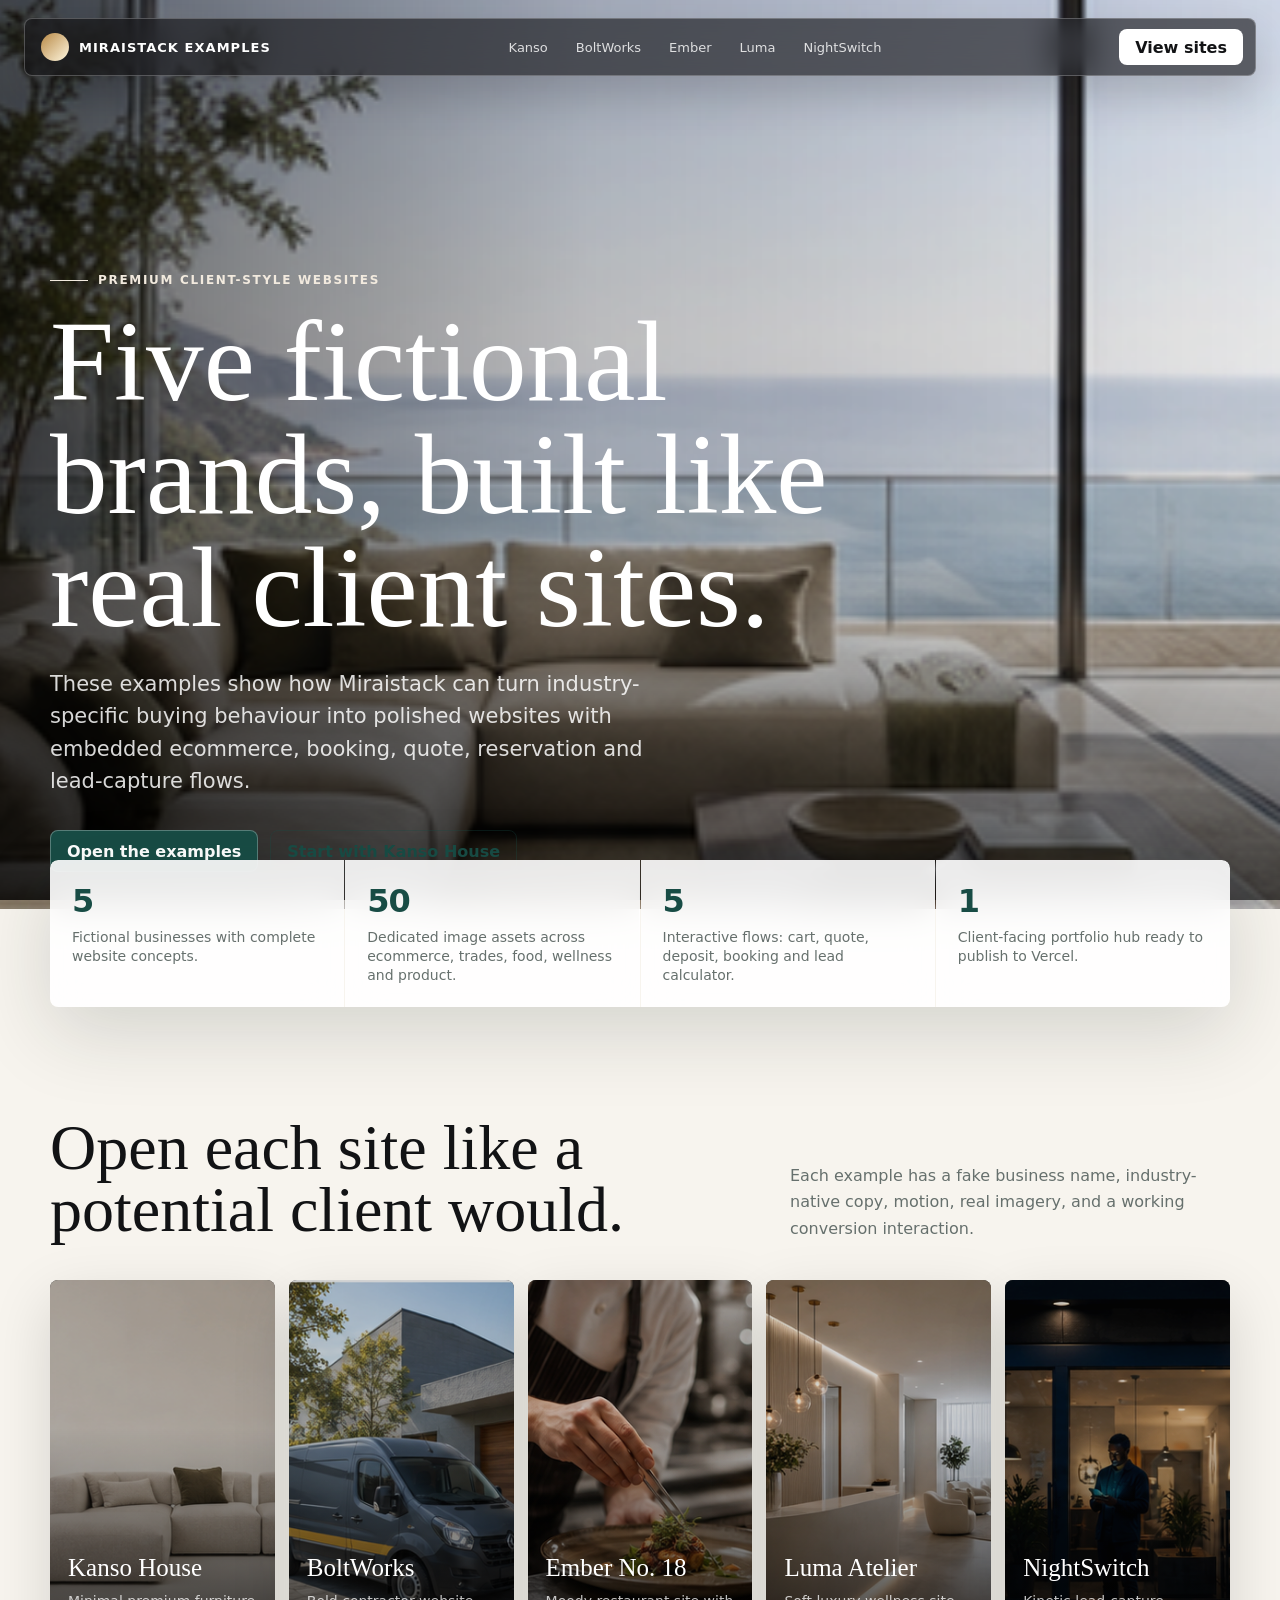
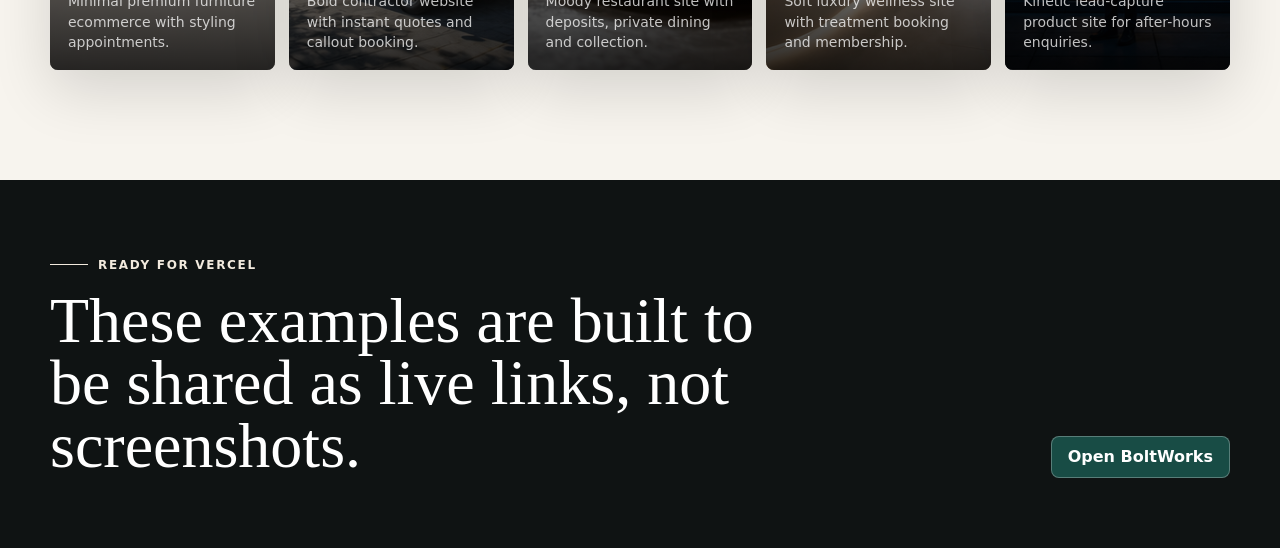
<file: index.html>
<!doctype html>
<html lang="en">
  <head>
    <meta charset="UTF-8" />
    <meta name="viewport" content="width=device-width, initial-scale=1.0" />
    <title>Miraistack Client Website Examples</title>
    <meta name="description" content="Five premium fictional client websites built as industry examples for ecommerce, booking, quotes, reservations, and lead capture." />
    <link rel="stylesheet" href="/styles.css" />
  </head>
  <body>
    <div class="site-shell">
      <nav class="nav">
        <a class="brand" href="/"><span class="brand-mark"></span> Miraistack Examples</a>
        <div class="nav-links">
          <a href="https://github.com/NhlanhlaNgcobo/kanso-house" target="_blank" rel="noopener">Kanso</a>
          <a href="https://github.com/NhlanhlaNgcobo/boltworks" target="_blank" rel="noopener">BoltWorks</a>
          <a href="https://github.com/NhlanhlaNgcobo/ember-no-18" target="_blank" rel="noopener">Ember</a>
          <a href="https://github.com/NhlanhlaNgcobo/luma-atelier" target="_blank" rel="noopener">Luma</a>
          <a href="https://github.com/NhlanhlaNgcobo/nightswitch" target="_blank" rel="noopener">NightSwitch</a>
        </div>
        <a class="nav-cta" href="#examples">View sites</a>
      </nav>

      <section class="hero hub-hero">
        <img src="/assets/furniture-asset-01.png" alt="Premium ecommerce website example preview" />
        <div class="hero-inner reveal">
          <span class="eyebrow">Premium client-style websites</span>
          <h1>Five fictional brands, built like real client sites.</h1>
          <p class="hero-copy">These examples show how Miraistack can turn industry-specific buying behaviour into polished websites with embedded ecommerce, booking, quote, reservation and lead-capture flows.</p>
          <div class="hero-actions">
            <a class="btn" href="#examples">Open the examples</a>
            <a class="btn secondary" href="https://github.com/NhlanhlaNgcobo/kanso-house" target="_blank" rel="noopener">Start with Kanso House</a>
          </div>
        </div>
      </section>

      <div class="metrics-strip reveal">
        <div class="metric"><strong>5</strong><span>Fictional businesses with complete website concepts.</span></div>
        <div class="metric"><strong>50</strong><span>Dedicated image assets across ecommerce, trades, food, wellness and product.</span></div>
        <div class="metric"><strong>5</strong><span>Interactive flows: cart, quote, deposit, booking and lead calculator.</span></div>
        <div class="metric"><strong>1</strong><span>Client-facing portfolio hub ready to publish to Vercel.</span></div>
      </div>

      <main>
        <section class="section" id="examples">
          <div class="section-head reveal">
            <h2>Open each site like a potential client would.</h2>
            <p>Each example has a fake business name, industry-native copy, motion, real imagery, and a working conversion interaction.</p>
          </div>
          <div class="portfolio-list">
            <a class="portfolio-tile reveal" href="https://github.com/NhlanhlaNgcobo/kanso-house" target="_blank" rel="noopener">
              <img src="/assets/furniture-asset-02.png" alt="Kanso House furniture website" />
              <div><h3>Kanso House</h3><p>Minimal premium furniture ecommerce with styling appointments.</p></div>
            </a>
            <a class="portfolio-tile reveal" href="https://github.com/NhlanhlaNgcobo/boltworks" target="_blank" rel="noopener">
              <img src="/assets/trades-asset-01.png" alt="BoltWorks trades website" />
              <div><h3>BoltWorks</h3><p>Bold contractor website with instant quotes and callout booking.</p></div>
            </a>
            <a class="portfolio-tile reveal" href="https://github.com/NhlanhlaNgcobo/ember-no-18" target="_blank" rel="noopener">
              <img src="/assets/restaurant-asset-03.png" alt="Ember restaurant website" />
              <div><h3>Ember No. 18</h3><p>Moody restaurant site with deposits, private dining and collection.</p></div>
            </a>
            <a class="portfolio-tile reveal" href="https://github.com/NhlanhlaNgcobo/luma-atelier" target="_blank" rel="noopener">
              <img src="/assets/wellness-asset-01.png" alt="Luma Atelier wellness website" />
              <div><h3>Luma Atelier</h3><p>Soft luxury wellness site with treatment booking and membership.</p></div>
            </a>
            <a class="portfolio-tile reveal" href="https://github.com/NhlanhlaNgcobo/nightswitch" target="_blank" rel="noopener">
              <img src="/assets/lead-recovery-asset-06.png" alt="NightSwitch product website" />
              <div><h3>NightSwitch</h3><p>Kinetic lead-capture product site for after-hours enquiries.</p></div>
            </a>
          </div>
        </section>
      </main>

      <footer class="footer">
        <div class="footer-inner">
          <div>
            <span class="eyebrow">Ready for Vercel</span>
            <h2>These examples are built to be shared as live links, not screenshots.</h2>
          </div>
          <a class="btn" href="https://github.com/NhlanhlaNgcobo/boltworks" target="_blank" rel="noopener">Open BoltWorks</a>
        </div>
      </footer>
    </div>
    <script src="/script.js"></script>
  </body>
</html>
</file>
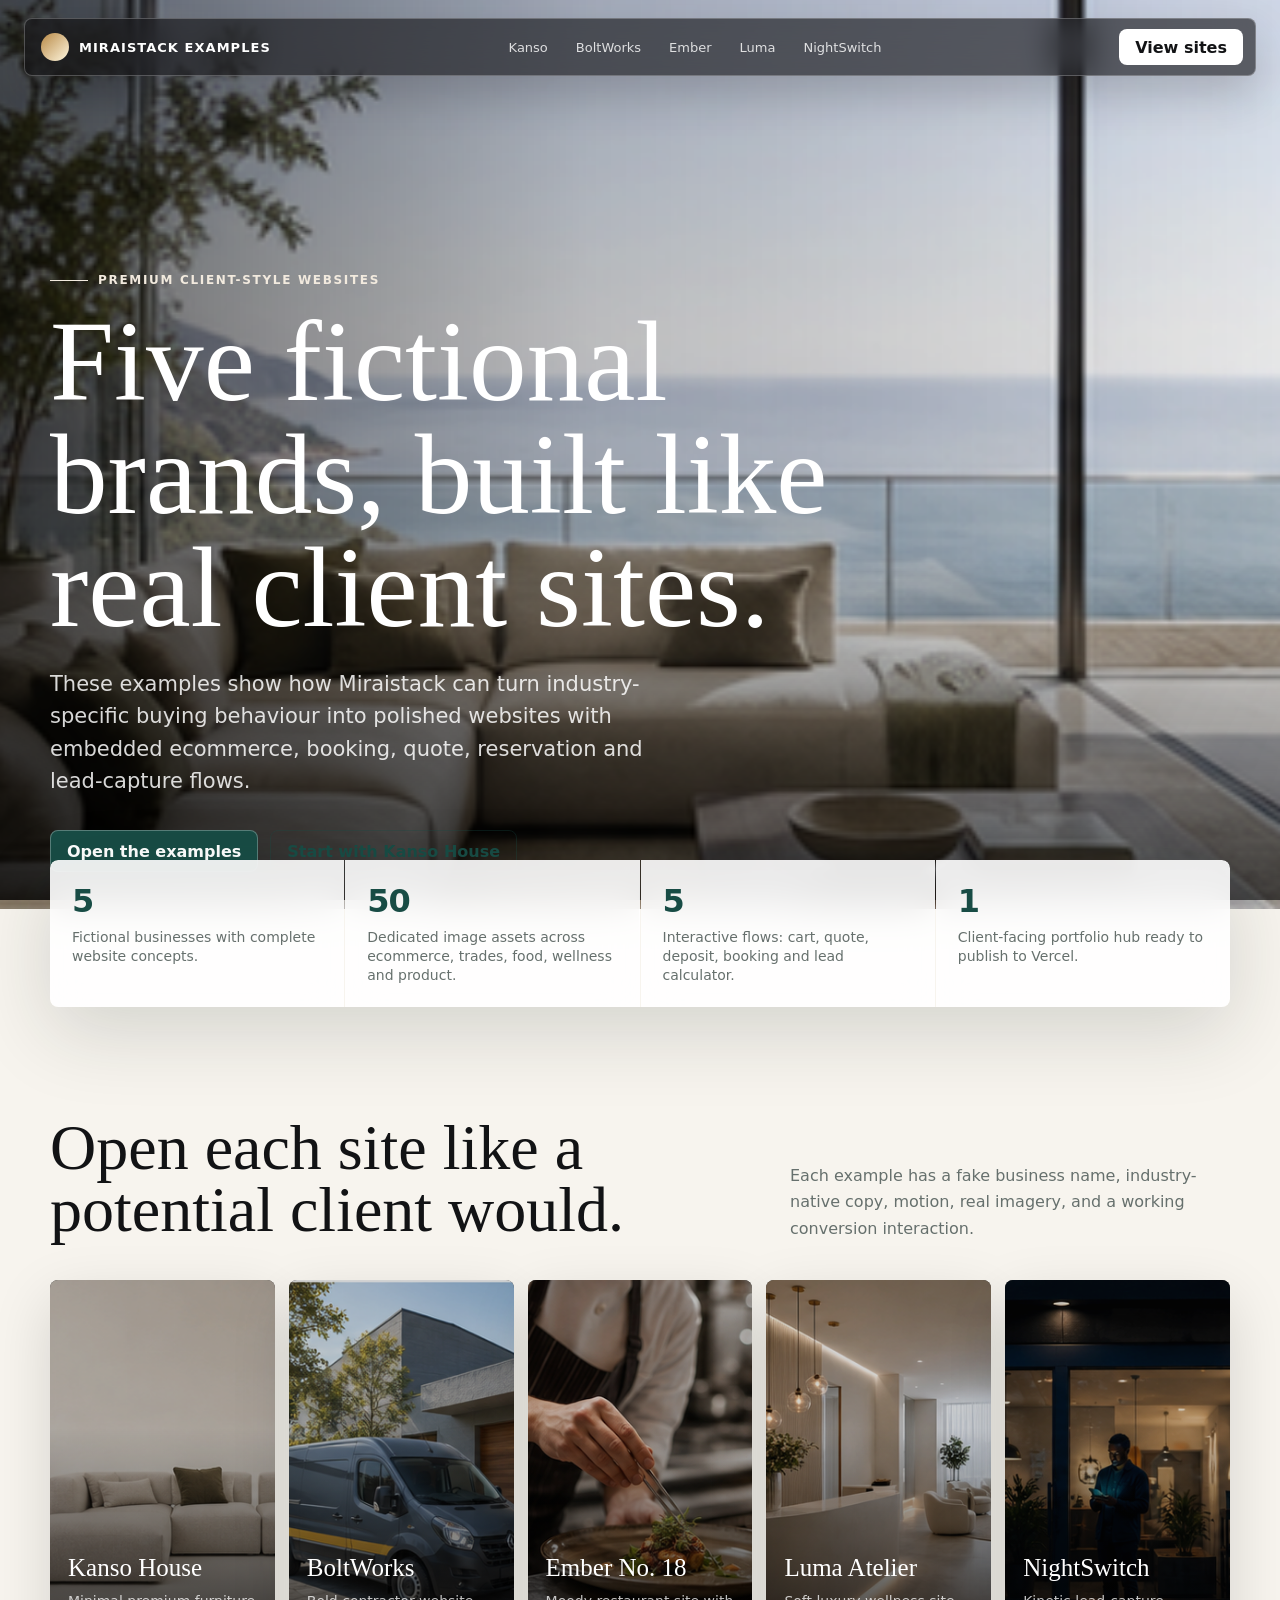
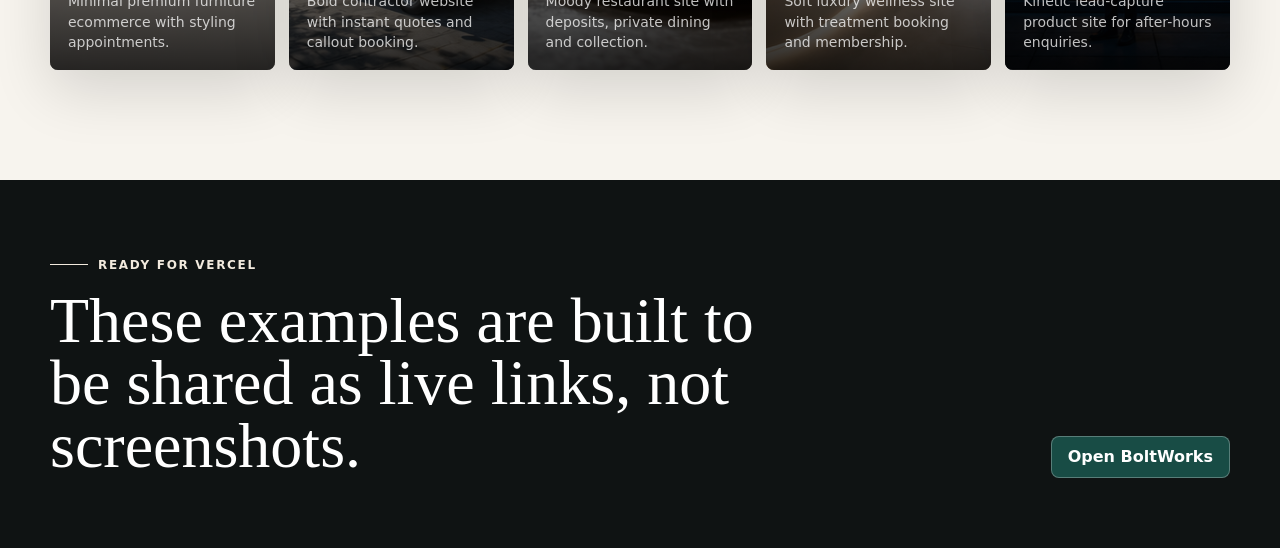
<file: portfolio-sites/index.html>
<!doctype html>
<html lang="en">
  <head>
    <meta charset="UTF-8" />
    <meta name="viewport" content="width=device-width, initial-scale=1.0" />
    <title>Miraistack Client Website Examples</title>
    <meta name="description" content="Five premium fictional client websites built as industry examples for ecommerce, booking, quotes, reservations, and lead capture." />
    <link rel="stylesheet" href="/portfolio-sites/styles.css" />
  </head>
  <body>
    <div class="site-shell">
      <nav class="nav">
        <a class="brand" href="/"><span class="brand-mark"></span> Miraistack Examples</a>
        <div class="nav-links">
          <a href="/kanso-house">Kanso</a>
          <a href="/boltworks">BoltWorks</a>
          <a href="/ember-no-18">Ember</a>
          <a href="/luma-atelier">Luma</a>
          <a href="/nightswitch">NightSwitch</a>
        </div>
        <a class="nav-cta" href="#examples">View sites</a>
      </nav>

      <section class="hero hub-hero">
        <img src="/assets/portfolio-images/furniture/furniture-asset-01.png" alt="Premium ecommerce website example preview" />
        <div class="hero-inner reveal">
          <span class="eyebrow">Premium client-style websites</span>
          <h1>Five fictional brands, built like real client sites.</h1>
          <p class="hero-copy">These examples show how Miraistack can turn industry-specific buying behaviour into polished websites with embedded ecommerce, booking, quote, reservation and lead-capture flows.</p>
          <div class="hero-actions">
            <a class="btn" href="#examples">Open the examples</a>
            <a class="btn secondary" href="/kanso-house">Start with Kanso House</a>
          </div>
        </div>
      </section>

      <div class="metrics-strip reveal">
        <div class="metric"><strong>5</strong><span>Fictional businesses with complete website concepts.</span></div>
        <div class="metric"><strong>50</strong><span>Dedicated image assets across ecommerce, trades, food, wellness and product.</span></div>
        <div class="metric"><strong>5</strong><span>Interactive flows: cart, quote, deposit, booking and lead calculator.</span></div>
        <div class="metric"><strong>1</strong><span>Client-facing portfolio hub ready to publish to Vercel.</span></div>
      </div>

      <main>
        <section class="section" id="examples">
          <div class="section-head reveal">
            <h2>Open each site like a potential client would.</h2>
            <p>Each example has a fake business name, industry-native copy, motion, real imagery, and a working conversion interaction.</p>
          </div>
          <div class="portfolio-list">
            <a class="portfolio-tile reveal" href="/kanso-house">
              <img src="/assets/portfolio-images/furniture/furniture-asset-02.png" alt="Kanso House furniture website" />
              <div><h3>Kanso House</h3><p>Minimal premium furniture ecommerce with styling appointments.</p></div>
            </a>
            <a class="portfolio-tile reveal" href="/boltworks">
              <img src="/assets/portfolio-images/trades/trades-asset-01.png" alt="BoltWorks trades website" />
              <div><h3>BoltWorks</h3><p>Bold contractor website with instant quotes and callout booking.</p></div>
            </a>
            <a class="portfolio-tile reveal" href="/ember-no-18">
              <img src="/assets/portfolio-images/restaurant/restaurant-asset-03.png" alt="Ember restaurant website" />
              <div><h3>Ember No. 18</h3><p>Moody restaurant site with deposits, private dining and collection.</p></div>
            </a>
            <a class="portfolio-tile reveal" href="/luma-atelier">
              <img src="/assets/portfolio-images/wellness/wellness-asset-01.png" alt="Luma Atelier wellness website" />
              <div><h3>Luma Atelier</h3><p>Soft luxury wellness site with treatment booking and membership.</p></div>
            </a>
            <a class="portfolio-tile reveal" href="/nightswitch">
              <img src="/assets/portfolio-images/lead-recovery/lead-recovery-asset-06.png" alt="NightSwitch product website" />
              <div><h3>NightSwitch</h3><p>Kinetic lead-capture product site for after-hours enquiries.</p></div>
            </a>
          </div>
        </section>
      </main>

      <footer class="footer">
        <div class="footer-inner">
          <div>
            <span class="eyebrow">Ready for Vercel</span>
            <h2>These examples are built to be shared as live links, not screenshots.</h2>
          </div>
          <a class="btn" href="/boltworks">Open BoltWorks</a>
        </div>
      </footer>
    </div>
    <script src="/portfolio-sites/script.js"></script>
  </body>
</html>
</file>
<file: styles.css>
:root {
  --ink: #121315;
  --muted: #66706d;
  --line: rgba(18, 19, 21, 0.12);
  --paper: #f7f4ee;
  --panel: rgba(255, 255, 255, 0.72);
  --white: #fff;
  --accent: #184c45;
  --accent-2: #b88946;
  --soft: #e9e3d8;
  --shadow: 0 24px 80px rgba(24, 35, 32, 0.16);
  --radius: 8px;
  --font-display: "Georgia", "Times New Roman", serif;
  --font-body: Inter, ui-sans-serif, system-ui, -apple-system, BlinkMacSystemFont, "Segoe UI", sans-serif;
}

* {
  box-sizing: border-box;
}

html {
  scroll-behavior: smooth;
}

body {
  margin: 0;
  background: var(--paper);
  color: var(--ink);
  font-family: var(--font-body);
  letter-spacing: 0;
}

body.furniture {
  --accent: #473a2c;
  --accent-2: #9a6a35;
  --paper: #f5f0e8;
}

body.trades {
  --accent: #142d3c;
  --accent-2: #d1a11f;
  --paper: #f2f5f5;
}

body.restaurant {
  --accent: #17352c;
  --accent-2: #b98743;
  --paper: #f3eee6;
}

body.wellness {
  --accent: #52685e;
  --accent-2: #b69076;
  --paper: #f7f3ee;
}

body.leads {
  --accent: #173b54;
  --accent-2: #2d7d6b;
  --paper: #f5f7f8;
}

a {
  color: inherit;
  text-decoration: none;
}

img {
  display: block;
  max-width: 100%;
}

button,
input,
select,
textarea {
  font: inherit;
}

.site-shell {
  min-height: 100vh;
  overflow: hidden;
}

.nav {
  position: fixed;
  inset: 18px 24px auto;
  z-index: 20;
  display: flex;
  align-items: center;
  justify-content: space-between;
  gap: 16px;
  padding: 10px 12px 10px 16px;
  border: 1px solid rgba(255, 255, 255, 0.24);
  border-radius: var(--radius);
  background: rgba(18, 19, 21, 0.62);
  color: white;
  backdrop-filter: blur(18px);
  box-shadow: 0 18px 44px rgba(0, 0, 0, 0.18);
}

.brand {
  display: flex;
  align-items: center;
  gap: 10px;
  min-width: 0;
  font-size: 13px;
  font-weight: 700;
  letter-spacing: 0.08em;
  text-transform: uppercase;
}

.brand-mark {
  width: 28px;
  height: 28px;
  border-radius: 50%;
  background: linear-gradient(135deg, var(--accent-2), #fff7df);
}

.nav-links {
  display: flex;
  align-items: center;
  gap: 8px;
  font-size: 13px;
}

.nav-links a {
  padding: 9px 10px;
  border-radius: var(--radius);
  color: rgba(255, 255, 255, 0.82);
}

.nav-links a:hover,
.nav-links a.active {
  background: rgba(255, 255, 255, 0.13);
  color: white;
}

.nav-cta,
.btn {
  display: inline-flex;
  align-items: center;
  justify-content: center;
  gap: 8px;
  min-height: 42px;
  padding: 0 16px;
  border: 1px solid rgba(255, 255, 255, 0.28);
  border-radius: var(--radius);
  background: var(--accent);
  color: white;
  font-weight: 720;
  cursor: pointer;
  transition: transform 180ms ease, box-shadow 180ms ease, background 180ms ease;
}

.nav-cta {
  min-height: 36px;
  background: white;
  color: var(--ink);
  border: 0;
}

.btn:hover,
.nav-cta:hover {
  transform: translateY(-2px);
  box-shadow: 0 16px 34px rgba(0, 0, 0, 0.18);
}

.btn.secondary {
  background: transparent;
  color: var(--accent);
  border-color: color-mix(in srgb, var(--accent) 30%, transparent);
}

.btn.dark {
  background: #101415;
}

.hero {
  position: relative;
  min-height: 96vh;
  display: grid;
  align-items: end;
  padding: 130px 24px 28px;
  isolation: isolate;
}

.hero::after {
  content: "";
  position: absolute;
  inset: 0;
  z-index: -1;
  background:
    linear-gradient(90deg, rgba(0, 0, 0, 0.58), rgba(0, 0, 0, 0.22) 46%, rgba(0, 0, 0, 0.04)),
    linear-gradient(0deg, rgba(0, 0, 0, 0.58), transparent 38%);
}

.hero > img {
  position: absolute;
  inset: 0;
  z-index: -2;
  width: 100%;
  height: 100%;
  object-fit: cover;
  transform: scale(1.02);
  animation: settle 1600ms cubic-bezier(.2,.8,.2,1) both;
}

@keyframes settle {
  from {
    transform: scale(1.08);
    filter: saturate(0.86);
  }
  to {
    transform: scale(1.02);
    filter: saturate(1);
  }
}

.hero-inner {
  width: min(1180px, 100%);
  margin: 0 auto;
  color: white;
}

.eyebrow {
  display: inline-flex;
  align-items: center;
  gap: 10px;
  margin-bottom: 18px;
  color: color-mix(in srgb, white 82%, var(--accent-2));
  font-size: 12px;
  font-weight: 760;
  letter-spacing: 0.14em;
  text-transform: uppercase;
}

.eyebrow::before {
  content: "";
  width: 38px;
  height: 1px;
  background: currentColor;
}

h1,
h2,
h3 {
  margin: 0;
  line-height: 0.98;
  font-family: var(--font-display);
  font-weight: 520;
}

h1 {
  max-width: 840px;
  font-size: clamp(54px, 9vw, 124px);
}

h2 {
  max-width: 780px;
  font-size: clamp(38px, 5vw, 74px);
}

h3 {
  font-size: 26px;
  line-height: 1.05;
}

.hero-copy {
  max-width: 620px;
  margin: 24px 0 0;
  color: rgba(255, 255, 255, 0.84);
  font-size: clamp(17px, 2vw, 21px);
  line-height: 1.55;
}

.hero-actions {
  display: flex;
  flex-wrap: wrap;
  gap: 12px;
  margin-top: 32px;
}

.metrics-strip {
  display: grid;
  grid-template-columns: repeat(4, 1fr);
  gap: 1px;
  width: min(1180px, calc(100% - 48px));
  margin: -40px auto 0;
  position: relative;
  z-index: 2;
  border-radius: var(--radius);
  overflow: hidden;
  box-shadow: var(--shadow);
}

.metric {
  min-height: 130px;
  padding: 22px;
  background: rgba(255, 255, 255, 0.9);
  backdrop-filter: blur(18px);
}

.metric strong {
  display: block;
  font-size: 32px;
  color: var(--accent);
  letter-spacing: -0.03em;
}

.metric span {
  display: block;
  margin-top: 8px;
  color: var(--muted);
  line-height: 1.35;
  font-size: 14px;
}

main {
  position: relative;
}

.section {
  width: min(1180px, calc(100% - 48px));
  margin: 0 auto;
  padding: 110px 0;
}

.section.tight {
  padding: 70px 0;
}

.section-head {
  display: flex;
  justify-content: space-between;
  align-items: end;
  gap: 28px;
  margin-bottom: 34px;
}

.section-head p {
  max-width: 440px;
  margin: 0;
  color: var(--muted);
  line-height: 1.65;
}

.grid {
  display: grid;
  gap: 18px;
}

.grid.two {
  grid-template-columns: 1.1fr 0.9fr;
}

.grid.three {
  grid-template-columns: repeat(3, 1fr);
}

.grid.four {
  grid-template-columns: repeat(4, 1fr);
}

.card {
  border: 1px solid var(--line);
  border-radius: var(--radius);
  background: rgba(255, 255, 255, 0.64);
  box-shadow: 0 10px 42px rgba(20, 28, 25, 0.07);
  overflow: hidden;
}

.card.pad {
  padding: 24px;
}

.image-card {
  position: relative;
  min-height: 360px;
  overflow: hidden;
}

.image-card img {
  width: 100%;
  height: 100%;
  min-height: inherit;
  object-fit: cover;
  transition: transform 700ms ease;
}

.image-card:hover img {
  transform: scale(1.045);
}

.image-label {
  position: absolute;
  left: 16px;
  bottom: 16px;
  padding: 10px 12px;
  border-radius: var(--radius);
  background: rgba(255, 255, 255, 0.86);
  color: var(--ink);
  font-size: 13px;
  font-weight: 760;
  box-shadow: 0 12px 28px rgba(0, 0, 0, 0.16);
}

.product-grid {
  display: grid;
  grid-template-columns: repeat(3, 1fr);
  gap: 18px;
}

.product {
  display: grid;
  grid-template-rows: 250px auto;
}

.product img {
  width: 100%;
  height: 250px;
  object-fit: cover;
}

.product-body {
  padding: 18px;
}

.product-top {
  display: flex;
  justify-content: space-between;
  gap: 12px;
  margin-bottom: 10px;
}

.price {
  font-weight: 800;
  color: var(--accent);
}

.muted {
  color: var(--muted);
}

.small {
  font-size: 13px;
  line-height: 1.45;
}

.feature-list {
  display: grid;
  gap: 12px;
  margin: 18px 0 0;
  padding: 0;
  list-style: none;
}

.feature-list li {
  display: flex;
  gap: 10px;
  align-items: flex-start;
  color: #333a37;
  line-height: 1.45;
}

.feature-list li::before {
  content: "";
  flex: 0 0 8px;
  height: 8px;
  margin-top: 8px;
  border-radius: 50%;
  background: var(--accent-2);
}

.panel {
  padding: 28px;
  border-radius: var(--radius);
  background: #111716;
  color: white;
  box-shadow: var(--shadow);
}

.panel p,
.panel .muted {
  color: rgba(255, 255, 255, 0.72);
}

.form-grid {
  display: grid;
  grid-template-columns: repeat(2, minmax(0, 1fr));
  gap: 12px;
}

.field {
  display: grid;
  gap: 7px;
}

.field.full {
  grid-column: 1 / -1;
}

label {
  color: var(--muted);
  font-size: 12px;
  font-weight: 760;
  letter-spacing: 0.08em;
  text-transform: uppercase;
}

input,
select,
textarea {
  width: 100%;
  min-height: 46px;
  padding: 10px 12px;
  border: 1px solid var(--line);
  border-radius: var(--radius);
  background: rgba(255, 255, 255, 0.78);
  color: var(--ink);
  outline: none;
}

textarea {
  min-height: 100px;
  resize: vertical;
}

input:focus,
select:focus,
textarea:focus {
  border-color: color-mix(in srgb, var(--accent) 55%, transparent);
  box-shadow: 0 0 0 4px color-mix(in srgb, var(--accent) 12%, transparent);
}

.quote-result {
  display: grid;
  gap: 10px;
  margin-top: 18px;
  padding: 18px;
  border-radius: var(--radius);
  background: color-mix(in srgb, var(--accent) 9%, white);
  border: 1px solid color-mix(in srgb, var(--accent) 20%, transparent);
}

.quote-result strong {
  font-size: 30px;
  color: var(--accent);
}

.timeline {
  display: grid;
  grid-template-columns: repeat(4, 1fr);
  gap: 1px;
  border-radius: var(--radius);
  overflow: hidden;
}

.step {
  min-height: 210px;
  padding: 22px;
  background: rgba(255, 255, 255, 0.68);
  border: 1px solid var(--line);
}

.step .num {
  display: inline-grid;
  place-items: center;
  width: 34px;
  height: 34px;
  margin-bottom: 24px;
  border-radius: 50%;
  background: var(--accent);
  color: white;
  font-weight: 800;
}

.booking-card {
  position: sticky;
  top: 100px;
}

.floating-dashboard {
  display: grid;
  gap: 14px;
}

.dash-row {
  display: grid;
  grid-template-columns: 1fr auto;
  align-items: center;
  gap: 16px;
  padding: 14px;
  border: 1px solid rgba(255, 255, 255, 0.14);
  border-radius: var(--radius);
  background: rgba(255, 255, 255, 0.06);
}

.bar {
  height: 9px;
  border-radius: 99px;
  background: rgba(255, 255, 255, 0.14);
  overflow: hidden;
}

.bar span {
  display: block;
  height: 100%;
  width: var(--w);
  background: linear-gradient(90deg, var(--accent-2), #fff1b8);
}

.marquee {
  display: flex;
  gap: 14px;
  width: max-content;
  animation: drift 34s linear infinite;
}

.marquee-wrap {
  overflow: hidden;
  padding: 26px 0;
  border-top: 1px solid var(--line);
  border-bottom: 1px solid var(--line);
}

.marquee span {
  padding: 10px 14px;
  border: 1px solid var(--line);
  border-radius: var(--radius);
  background: rgba(255, 255, 255, 0.5);
  color: var(--muted);
  white-space: nowrap;
}

@keyframes drift {
  to {
    transform: translateX(-50%);
  }
}

.reveal {
  opacity: 0;
  transform: translateY(24px);
  transition: opacity 700ms ease, transform 700ms ease;
}

.reveal.in {
  opacity: 1;
  transform: translateY(0);
}

.footer {
  padding: 70px 24px;
  background: #0f1313;
  color: white;
}

.footer-inner {
  width: min(1180px, 100%);
  margin: 0 auto;
  display: grid;
  grid-template-columns: 1fr auto;
  gap: 24px;
  align-items: end;
}

.footer h2 {
  max-width: 720px;
}

.hub-hero {
  min-height: 100vh;
}

.portfolio-list {
  display: grid;
  grid-template-columns: repeat(5, minmax(220px, 1fr));
  gap: 14px;
  margin-top: 38px;
}

.portfolio-tile {
  position: relative;
  min-height: 390px;
  display: flex;
  align-items: end;
  overflow: hidden;
  border-radius: var(--radius);
  background: #111;
  color: white;
  box-shadow: 0 20px 60px rgba(0, 0, 0, 0.14);
}

.portfolio-tile img {
  position: absolute;
  inset: 0;
  width: 100%;
  height: 100%;
  object-fit: cover;
  opacity: 0.82;
  transition: transform 800ms ease, opacity 800ms ease;
}

.portfolio-tile:hover img {
  opacity: 0.58;
  transform: scale(1.06);
}

.portfolio-tile div {
  position: relative;
  z-index: 1;
  padding: 18px;
}

.portfolio-tile::after {
  content: "";
  position: absolute;
  inset: 0;
  background: linear-gradient(0deg, rgba(0, 0, 0, 0.78), transparent 62%);
}

.portfolio-tile h3 {
  font-size: 25px;
}

.portfolio-tile p {
  margin: 10px 0 0;
  color: rgba(255, 255, 255, 0.75);
  line-height: 1.45;
  font-size: 14px;
}

@media (max-width: 980px) {
  .nav {
    inset: 12px;
  }

  .nav-links {
    display: none;
  }

  .metrics-strip,
  .grid.two,
  .grid.three,
  .grid.four,
  .product-grid,
  .timeline,
  .portfolio-list {
    grid-template-columns: 1fr;
  }

  .section,
  .metrics-strip {
    width: min(100% - 28px, 720px);
  }

  .section {
    padding: 70px 0;
  }

  .section-head,
  .footer-inner {
    display: grid;
  }

  .booking-card {
    position: static;
  }

  .hero {
    min-height: 92vh;
    padding: 112px 14px 24px;
  }

  h1 {
    font-size: clamp(46px, 15vw, 78px);
  }

  .form-grid {
    grid-template-columns: 1fr;
  }
}
</file>
<file: portfolio-sites/styles.css>
:root {
  --ink: #121315;
  --muted: #66706d;
  --line: rgba(18, 19, 21, 0.12);
  --paper: #f7f4ee;
  --panel: rgba(255, 255, 255, 0.72);
  --white: #fff;
  --accent: #184c45;
  --accent-2: #b88946;
  --soft: #e9e3d8;
  --shadow: 0 24px 80px rgba(24, 35, 32, 0.16);
  --radius: 8px;
  --font-display: "Georgia", "Times New Roman", serif;
  --font-body: Inter, ui-sans-serif, system-ui, -apple-system, BlinkMacSystemFont, "Segoe UI", sans-serif;
}

* {
  box-sizing: border-box;
}

html {
  scroll-behavior: smooth;
}

body {
  margin: 0;
  background: var(--paper);
  color: var(--ink);
  font-family: var(--font-body);
  letter-spacing: 0;
}

body.furniture {
  --accent: #473a2c;
  --accent-2: #9a6a35;
  --paper: #f5f0e8;
}

body.trades {
  --accent: #142d3c;
  --accent-2: #d1a11f;
  --paper: #f2f5f5;
}

body.restaurant {
  --accent: #17352c;
  --accent-2: #b98743;
  --paper: #f3eee6;
}

body.wellness {
  --accent: #52685e;
  --accent-2: #b69076;
  --paper: #f7f3ee;
}

body.leads {
  --accent: #173b54;
  --accent-2: #2d7d6b;
  --paper: #f5f7f8;
}

a {
  color: inherit;
  text-decoration: none;
}

img {
  display: block;
  max-width: 100%;
}

button,
input,
select,
textarea {
  font: inherit;
}

.site-shell {
  min-height: 100vh;
  overflow: hidden;
}

.nav {
  position: fixed;
  inset: 18px 24px auto;
  z-index: 20;
  display: flex;
  align-items: center;
  justify-content: space-between;
  gap: 16px;
  padding: 10px 12px 10px 16px;
  border: 1px solid rgba(255, 255, 255, 0.24);
  border-radius: var(--radius);
  background: rgba(18, 19, 21, 0.62);
  color: white;
  backdrop-filter: blur(18px);
  box-shadow: 0 18px 44px rgba(0, 0, 0, 0.18);
}

.brand {
  display: flex;
  align-items: center;
  gap: 10px;
  min-width: 0;
  font-size: 13px;
  font-weight: 700;
  letter-spacing: 0.08em;
  text-transform: uppercase;
}

.brand-mark {
  width: 28px;
  height: 28px;
  border-radius: 50%;
  background: linear-gradient(135deg, var(--accent-2), #fff7df);
}

.nav-links {
  display: flex;
  align-items: center;
  gap: 8px;
  font-size: 13px;
}

.nav-links a {
  padding: 9px 10px;
  border-radius: var(--radius);
  color: rgba(255, 255, 255, 0.82);
}

.nav-links a:hover,
.nav-links a.active {
  background: rgba(255, 255, 255, 0.13);
  color: white;
}

.nav-cta,
.btn {
  display: inline-flex;
  align-items: center;
  justify-content: center;
  gap: 8px;
  min-height: 42px;
  padding: 0 16px;
  border: 1px solid rgba(255, 255, 255, 0.28);
  border-radius: var(--radius);
  background: var(--accent);
  color: white;
  font-weight: 720;
  cursor: pointer;
  transition: transform 180ms ease, box-shadow 180ms ease, background 180ms ease;
}

.nav-cta {
  min-height: 36px;
  background: white;
  color: var(--ink);
  border: 0;
}

.btn:hover,
.nav-cta:hover {
  transform: translateY(-2px);
  box-shadow: 0 16px 34px rgba(0, 0, 0, 0.18);
}

.btn.secondary {
  background: transparent;
  color: var(--accent);
  border-color: color-mix(in srgb, var(--accent) 30%, transparent);
}

.btn.dark {
  background: #101415;
}

.hero {
  position: relative;
  min-height: 96vh;
  display: grid;
  align-items: end;
  padding: 130px 24px 28px;
  isolation: isolate;
}

.hero::after {
  content: "";
  position: absolute;
  inset: 0;
  z-index: -1;
  background:
    linear-gradient(90deg, rgba(0, 0, 0, 0.58), rgba(0, 0, 0, 0.22) 46%, rgba(0, 0, 0, 0.04)),
    linear-gradient(0deg, rgba(0, 0, 0, 0.58), transparent 38%);
}

.hero > img {
  position: absolute;
  inset: 0;
  z-index: -2;
  width: 100%;
  height: 100%;
  object-fit: cover;
  transform: scale(1.02);
  animation: settle 1600ms cubic-bezier(.2,.8,.2,1) both;
}

@keyframes settle {
  from {
    transform: scale(1.08);
    filter: saturate(0.86);
  }
  to {
    transform: scale(1.02);
    filter: saturate(1);
  }
}

.hero-inner {
  width: min(1180px, 100%);
  margin: 0 auto;
  color: white;
}

.eyebrow {
  display: inline-flex;
  align-items: center;
  gap: 10px;
  margin-bottom: 18px;
  color: color-mix(in srgb, white 82%, var(--accent-2));
  font-size: 12px;
  font-weight: 760;
  letter-spacing: 0.14em;
  text-transform: uppercase;
}

.eyebrow::before {
  content: "";
  width: 38px;
  height: 1px;
  background: currentColor;
}

h1,
h2,
h3 {
  margin: 0;
  line-height: 0.98;
  font-family: var(--font-display);
  font-weight: 520;
}

h1 {
  max-width: 840px;
  font-size: clamp(54px, 9vw, 124px);
}

h2 {
  max-width: 780px;
  font-size: clamp(38px, 5vw, 74px);
}

h3 {
  font-size: 26px;
  line-height: 1.05;
}

.hero-copy {
  max-width: 620px;
  margin: 24px 0 0;
  color: rgba(255, 255, 255, 0.84);
  font-size: clamp(17px, 2vw, 21px);
  line-height: 1.55;
}

.hero-actions {
  display: flex;
  flex-wrap: wrap;
  gap: 12px;
  margin-top: 32px;
}

.metrics-strip {
  display: grid;
  grid-template-columns: repeat(4, 1fr);
  gap: 1px;
  width: min(1180px, calc(100% - 48px));
  margin: -40px auto 0;
  position: relative;
  z-index: 2;
  border-radius: var(--radius);
  overflow: hidden;
  box-shadow: var(--shadow);
}

.metric {
  min-height: 130px;
  padding: 22px;
  background: rgba(255, 255, 255, 0.9);
  backdrop-filter: blur(18px);
}

.metric strong {
  display: block;
  font-size: 32px;
  color: var(--accent);
  letter-spacing: -0.03em;
}

.metric span {
  display: block;
  margin-top: 8px;
  color: var(--muted);
  line-height: 1.35;
  font-size: 14px;
}

main {
  position: relative;
}

.section {
  width: min(1180px, calc(100% - 48px));
  margin: 0 auto;
  padding: 110px 0;
}

.section.tight {
  padding: 70px 0;
}

.section-head {
  display: flex;
  justify-content: space-between;
  align-items: end;
  gap: 28px;
  margin-bottom: 34px;
}

.section-head p {
  max-width: 440px;
  margin: 0;
  color: var(--muted);
  line-height: 1.65;
}

.grid {
  display: grid;
  gap: 18px;
}

.grid.two {
  grid-template-columns: 1.1fr 0.9fr;
}

.grid.three {
  grid-template-columns: repeat(3, 1fr);
}

.grid.four {
  grid-template-columns: repeat(4, 1fr);
}

.card {
  border: 1px solid var(--line);
  border-radius: var(--radius);
  background: rgba(255, 255, 255, 0.64);
  box-shadow: 0 10px 42px rgba(20, 28, 25, 0.07);
  overflow: hidden;
}

.card.pad {
  padding: 24px;
}

.image-card {
  position: relative;
  min-height: 360px;
  overflow: hidden;
}

.image-card img {
  width: 100%;
  height: 100%;
  min-height: inherit;
  object-fit: cover;
  transition: transform 700ms ease;
}

.image-card:hover img {
  transform: scale(1.045);
}

.image-label {
  position: absolute;
  left: 16px;
  bottom: 16px;
  padding: 10px 12px;
  border-radius: var(--radius);
  background: rgba(255, 255, 255, 0.86);
  color: var(--ink);
  font-size: 13px;
  font-weight: 760;
  box-shadow: 0 12px 28px rgba(0, 0, 0, 0.16);
}

.product-grid {
  display: grid;
  grid-template-columns: repeat(3, 1fr);
  gap: 18px;
}

.product {
  display: grid;
  grid-template-rows: 250px auto;
}

.product img {
  width: 100%;
  height: 250px;
  object-fit: cover;
}

.product-body {
  padding: 18px;
}

.product-top {
  display: flex;
  justify-content: space-between;
  gap: 12px;
  margin-bottom: 10px;
}

.price {
  font-weight: 800;
  color: var(--accent);
}

.muted {
  color: var(--muted);
}

.small {
  font-size: 13px;
  line-height: 1.45;
}

.feature-list {
  display: grid;
  gap: 12px;
  margin: 18px 0 0;
  padding: 0;
  list-style: none;
}

.feature-list li {
  display: flex;
  gap: 10px;
  align-items: flex-start;
  color: #333a37;
  line-height: 1.45;
}

.feature-list li::before {
  content: "";
  flex: 0 0 8px;
  height: 8px;
  margin-top: 8px;
  border-radius: 50%;
  background: var(--accent-2);
}

.panel {
  padding: 28px;
  border-radius: var(--radius);
  background: #111716;
  color: white;
  box-shadow: var(--shadow);
}

.panel p,
.panel .muted {
  color: rgba(255, 255, 255, 0.72);
}

.form-grid {
  display: grid;
  grid-template-columns: repeat(2, minmax(0, 1fr));
  gap: 12px;
}

.field {
  display: grid;
  gap: 7px;
}

.field.full {
  grid-column: 1 / -1;
}

label {
  color: var(--muted);
  font-size: 12px;
  font-weight: 760;
  letter-spacing: 0.08em;
  text-transform: uppercase;
}

input,
select,
textarea {
  width: 100%;
  min-height: 46px;
  padding: 10px 12px;
  border: 1px solid var(--line);
  border-radius: var(--radius);
  background: rgba(255, 255, 255, 0.78);
  color: var(--ink);
  outline: none;
}

textarea {
  min-height: 100px;
  resize: vertical;
}

input:focus,
select:focus,
textarea:focus {
  border-color: color-mix(in srgb, var(--accent) 55%, transparent);
  box-shadow: 0 0 0 4px color-mix(in srgb, var(--accent) 12%, transparent);
}

.quote-result {
  display: grid;
  gap: 10px;
  margin-top: 18px;
  padding: 18px;
  border-radius: var(--radius);
  background: color-mix(in srgb, var(--accent) 9%, white);
  border: 1px solid color-mix(in srgb, var(--accent) 20%, transparent);
}

.quote-result strong {
  font-size: 30px;
  color: var(--accent);
}

.timeline {
  display: grid;
  grid-template-columns: repeat(4, 1fr);
  gap: 1px;
  border-radius: var(--radius);
  overflow: hidden;
}

.step {
  min-height: 210px;
  padding: 22px;
  background: rgba(255, 255, 255, 0.68);
  border: 1px solid var(--line);
}

.step .num {
  display: inline-grid;
  place-items: center;
  width: 34px;
  height: 34px;
  margin-bottom: 24px;
  border-radius: 50%;
  background: var(--accent);
  color: white;
  font-weight: 800;
}

.booking-card {
  position: sticky;
  top: 100px;
}

.floating-dashboard {
  display: grid;
  gap: 14px;
}

.dash-row {
  display: grid;
  grid-template-columns: 1fr auto;
  align-items: center;
  gap: 16px;
  padding: 14px;
  border: 1px solid rgba(255, 255, 255, 0.14);
  border-radius: var(--radius);
  background: rgba(255, 255, 255, 0.06);
}

.bar {
  height: 9px;
  border-radius: 99px;
  background: rgba(255, 255, 255, 0.14);
  overflow: hidden;
}

.bar span {
  display: block;
  height: 100%;
  width: var(--w);
  background: linear-gradient(90deg, var(--accent-2), #fff1b8);
}

.marquee {
  display: flex;
  gap: 14px;
  width: max-content;
  animation: drift 34s linear infinite;
}

.marquee-wrap {
  overflow: hidden;
  padding: 26px 0;
  border-top: 1px solid var(--line);
  border-bottom: 1px solid var(--line);
}

.marquee span {
  padding: 10px 14px;
  border: 1px solid var(--line);
  border-radius: var(--radius);
  background: rgba(255, 255, 255, 0.5);
  color: var(--muted);
  white-space: nowrap;
}

@keyframes drift {
  to {
    transform: translateX(-50%);
  }
}

.reveal {
  opacity: 0;
  transform: translateY(24px);
  transition: opacity 700ms ease, transform 700ms ease;
}

.reveal.in {
  opacity: 1;
  transform: translateY(0);
}

.footer {
  padding: 70px 24px;
  background: #0f1313;
  color: white;
}

.footer-inner {
  width: min(1180px, 100%);
  margin: 0 auto;
  display: grid;
  grid-template-columns: 1fr auto;
  gap: 24px;
  align-items: end;
}

.footer h2 {
  max-width: 720px;
}

.hub-hero {
  min-height: 100vh;
}

.portfolio-list {
  display: grid;
  grid-template-columns: repeat(5, minmax(220px, 1fr));
  gap: 14px;
  margin-top: 38px;
}

.portfolio-tile {
  position: relative;
  min-height: 390px;
  display: flex;
  align-items: end;
  overflow: hidden;
  border-radius: var(--radius);
  background: #111;
  color: white;
  box-shadow: 0 20px 60px rgba(0, 0, 0, 0.14);
}

.portfolio-tile img {
  position: absolute;
  inset: 0;
  width: 100%;
  height: 100%;
  object-fit: cover;
  opacity: 0.82;
  transition: transform 800ms ease, opacity 800ms ease;
}

.portfolio-tile:hover img {
  opacity: 0.58;
  transform: scale(1.06);
}

.portfolio-tile div {
  position: relative;
  z-index: 1;
  padding: 18px;
}

.portfolio-tile::after {
  content: "";
  position: absolute;
  inset: 0;
  background: linear-gradient(0deg, rgba(0, 0, 0, 0.78), transparent 62%);
}

.portfolio-tile h3 {
  font-size: 25px;
}

.portfolio-tile p {
  margin: 10px 0 0;
  color: rgba(255, 255, 255, 0.75);
  line-height: 1.45;
  font-size: 14px;
}

@media (max-width: 980px) {
  .nav {
    inset: 12px;
  }

  .nav-links {
    display: none;
  }

  .metrics-strip,
  .grid.two,
  .grid.three,
  .grid.four,
  .product-grid,
  .timeline,
  .portfolio-list {
    grid-template-columns: 1fr;
  }

  .section,
  .metrics-strip {
    width: min(100% - 28px, 720px);
  }

  .section {
    padding: 70px 0;
  }

  .section-head,
  .footer-inner {
    display: grid;
  }

  .booking-card {
    position: static;
  }

  .hero {
    min-height: 92vh;
    padding: 112px 14px 24px;
  }

  h1 {
    font-size: clamp(46px, 15vw, 78px);
  }

  .form-grid {
    grid-template-columns: 1fr;
  }
}
</file>
